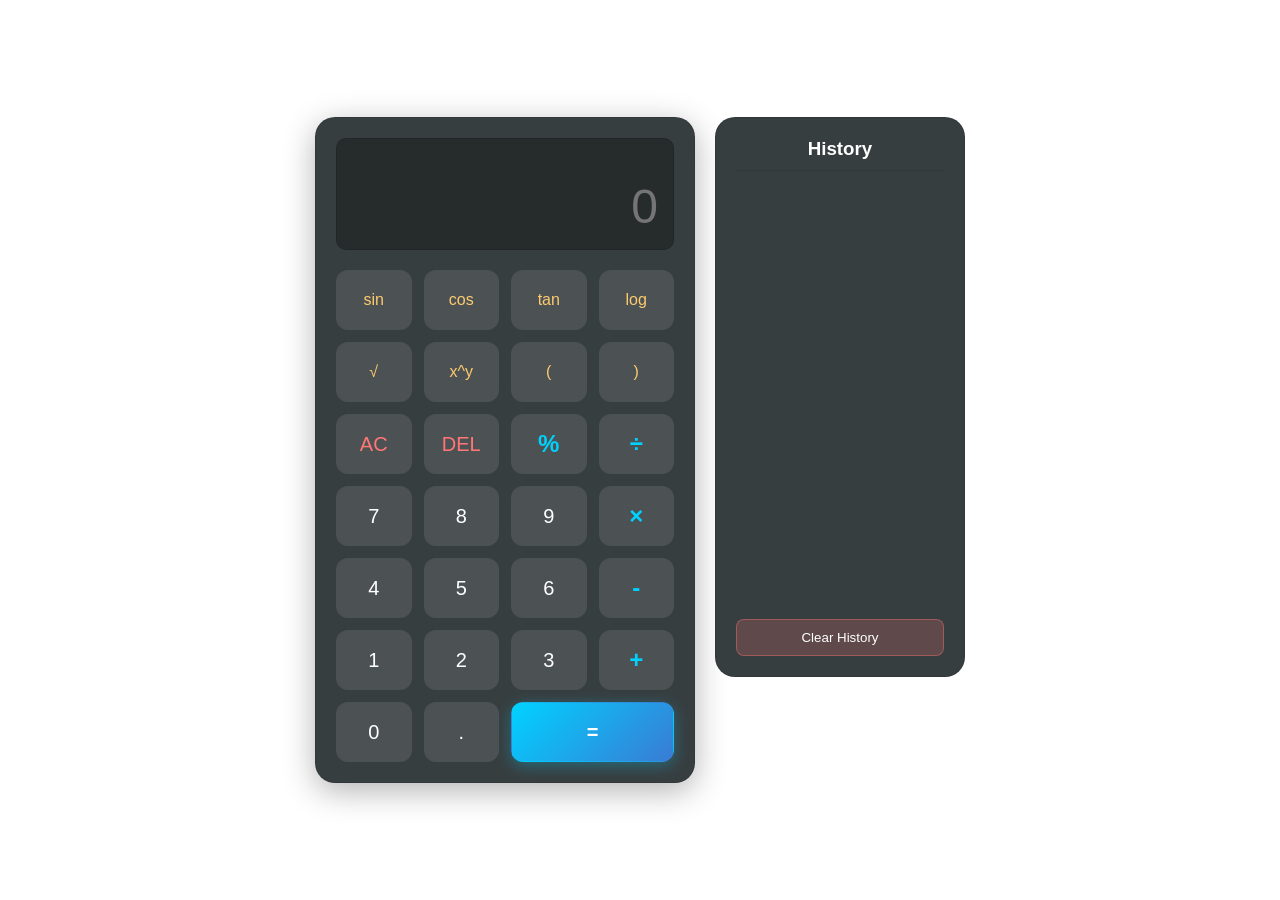
<file: Calculator1/index.html>
<!DOCTYPE html>
<html>

<head>
    <title>Calculator</title>
    <link rel="stylesheet" href="style.css">
</head>

<body>

    <div class="container">
        <div class="calculator">
            <div class="display-screen">
                <div id="history-preview"></div>
                <input type="text" id="display" placeholder="0" disabled>
            </div>

            <div class="buttons-grid">
               
                <button class="btn func" onclick="advancedMath('sin')">sin</button>
                <button class="btn func" onclick="advancedMath('cos')">cos</button>
                <button class="btn func" onclick="advancedMath('tan')">tan</button>
                <button class="btn func" onclick="advancedMath('log')">log</button>

                <button class="btn func" onclick="advancedMath('sqrt')">√</button>
                <button class="btn func" onclick="advancedMath('pow')">x^y</button>
                <button class="btn func" onclick="transport('(')">(</button>
                <button class="btn func" onclick="transport(')')">)</button>

                <button class="btn clear" onclick="clearDisplay()">AC</button>
                <button class="btn delete" onclick="deleteLast()">DEL</button>
                <button class="btn operator" onclick="transport('%')">%</button>
                <button class="btn operator" onclick="transport('/')">÷</button>

                <button class="btn number" onclick="transport('7')">7</button>
                <button class="btn number" onclick="transport('8')">8</button>
                <button class="btn number" onclick="transport('9')">9</button>
                <button class="btn operator" onclick="transport('*')">×</button>

                <button class="btn number" onclick="transport('4')">4</button>
                <button class="btn number" onclick="transport('5')">5</button>
                <button class="btn number" onclick="transport('6')">6</button>
                <button class="btn operator" onclick="transport('-')">-</button>

                <button class="btn number" onclick="transport('1')">1</button>
                <button class="btn number" onclick="transport('2')">2</button>
                <button class="btn number" onclick="transport('3')">3</button>
                <button class="btn operator" onclick="transport('+')">+</button>

                <button class="btn number zero" onclick="transport('0')">0</button>
                <button class="btn number" onclick="transport('.')">.</button>
                <button class="btn equal" onclick="calculate()">=</button>
            </div>
        </div>

        <div class="history-panel">
            <h3>History</h3>
            <ul id="history-list">
                
            </ul>
            <button class="clear-history" onclick="clearHistory()">Clear History</button>
        </div>
    </div>

    <script src="script.js"></script>
</body>

</html>
</file>
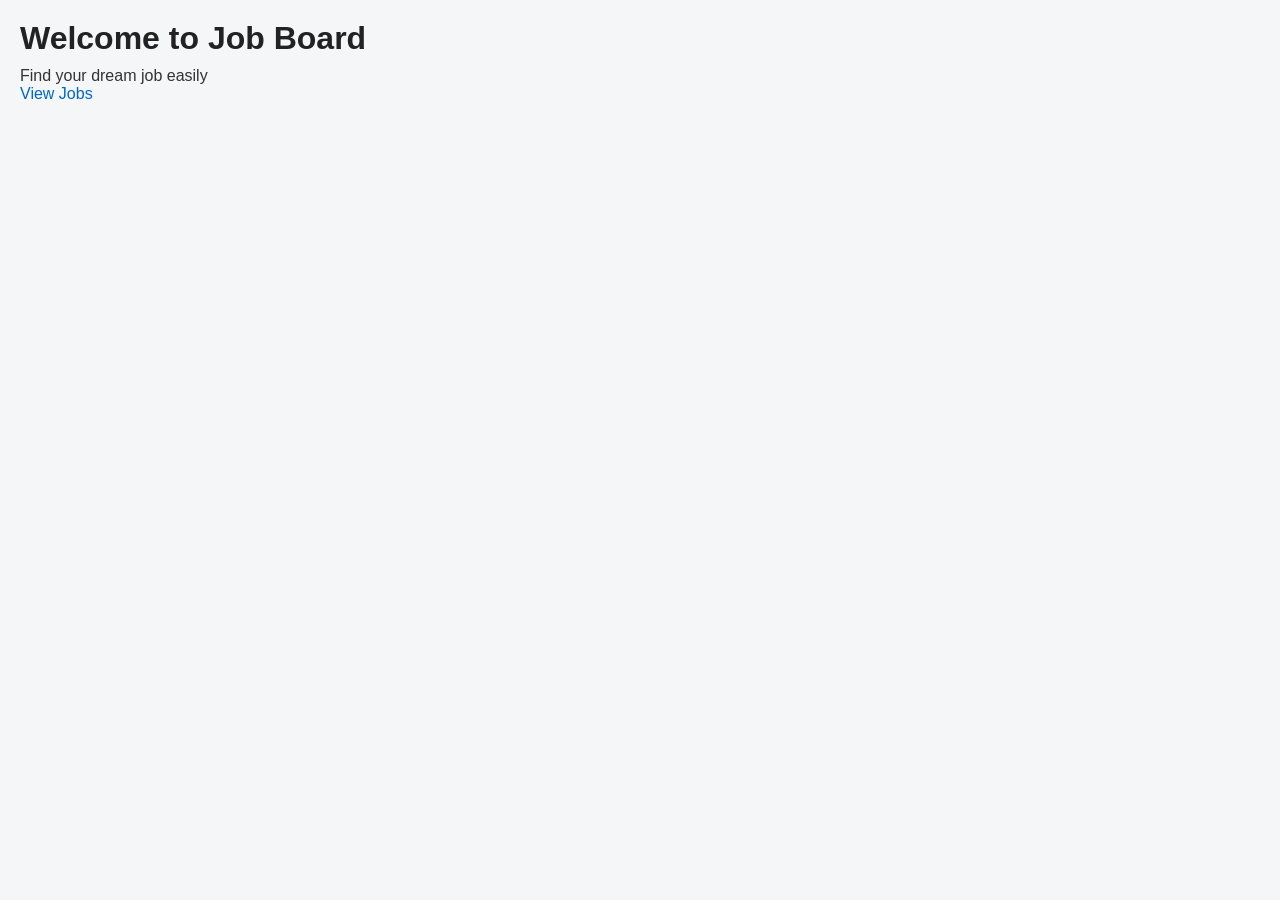
<file: job board/index.html>
<!DOCTYPE html>
<html>
<head>
    <title>Job Board</title>
    <link rel="stylesheet" href="style.css">
</head>
<body>

<h1>Welcome to Job Board</h1>
<p>Find your dream job easily</p>

<a href="jobs.html">View Jobs</a>

</body>
</html>
</file>
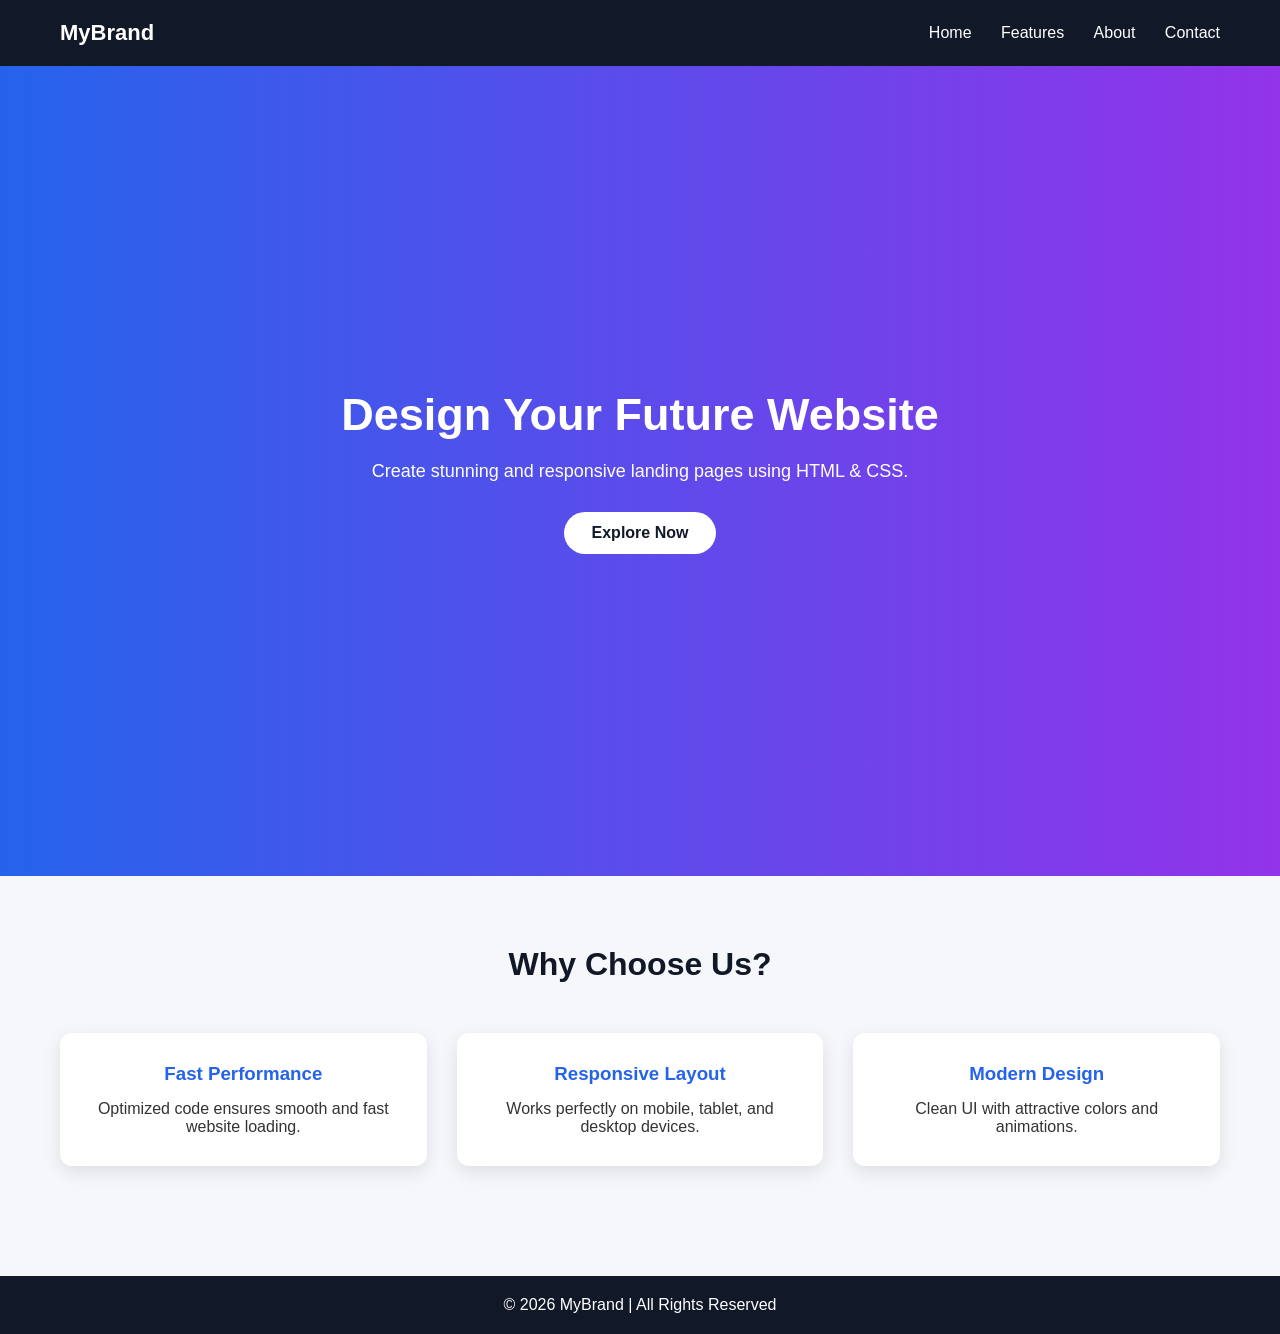
<file: Landing Page/index.html>
<!DOCTYPE html>
<html lang="en">
<head>
    <meta charset="UTF-8">
    <title>Modern Landing Page</title>
    <meta name="viewport" content="width=device-width, initial-scale=1.0">
    <link rel="stylesheet" href="style.css">
</head>
<body>

    <header>
        <div class="logo">MyBrand</div>
        <nav>
            <a href="#">Home</a>
            <a href="#">Features</a>
            <a href="#">About</a>
            <a href="#">Contact</a>
        </nav>
    </header>

    <section class="hero">
        <div class="hero-content">
            <h1>Design Your Future Website</h1>
            <p>Create stunning and responsive landing pages using HTML & CSS.</p>
            <a href="#" class="btn">Explore Now</a>
        </div>
    </section>

    <section class="features">
        <h2>Why Choose Us?</h2>

        <div class="feature-container">
            <div class="feature-card">
                <h3>Fast Performance</h3>
                <p>Optimized code ensures smooth and fast website loading.</p>
            </div>

            <div class="feature-card">
                <h3>Responsive Layout</h3>
                <p>Works perfectly on mobile, tablet, and desktop devices.</p>
            </div>

            <div class="feature-card">
                <h3>Modern Design</h3>
                <p>Clean UI with attractive colors and animations.</p>
            </div>
        </div>
    </section>

    <footer>
        <p>© 2026 MyBrand | All Rights Reserved</p>
    </footer>

</body>
</html>
</file>
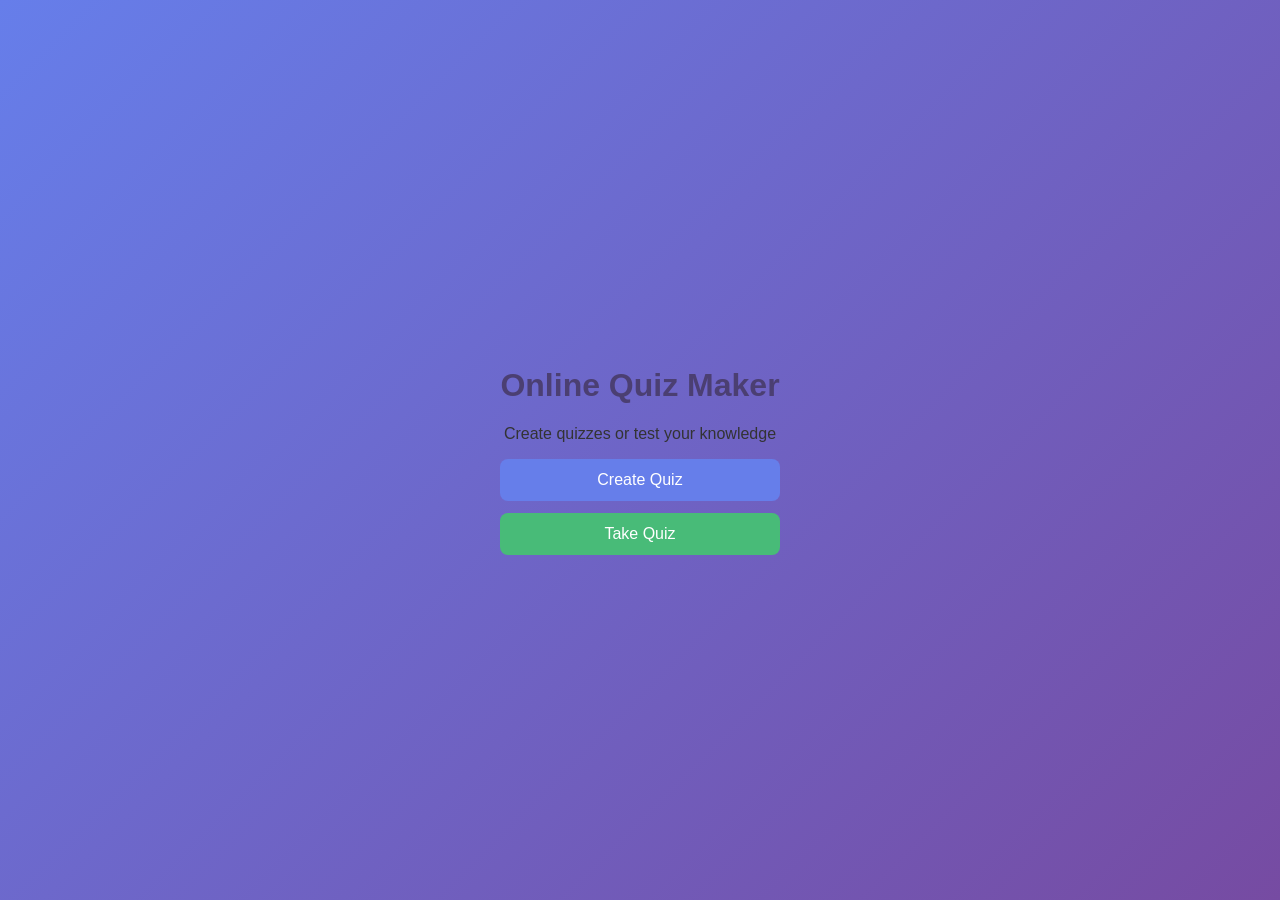
<file: online quiz/index.html>
<!DOCTYPE html>
<html>
<head>
    <title>Online Quiz Maker</title>
    <link rel="stylesheet" href="style.css">
</head>
<body>

<div class="container">
    <h1> Online Quiz Maker</h1>
    <p>Create quizzes or test your knowledge</p>

    <a class="btn" href="create.html">Create Quiz</a>
    <a class="btn secondary" href="quiz.html">Take Quiz</a>
</div>

</body>
</html>
</file>
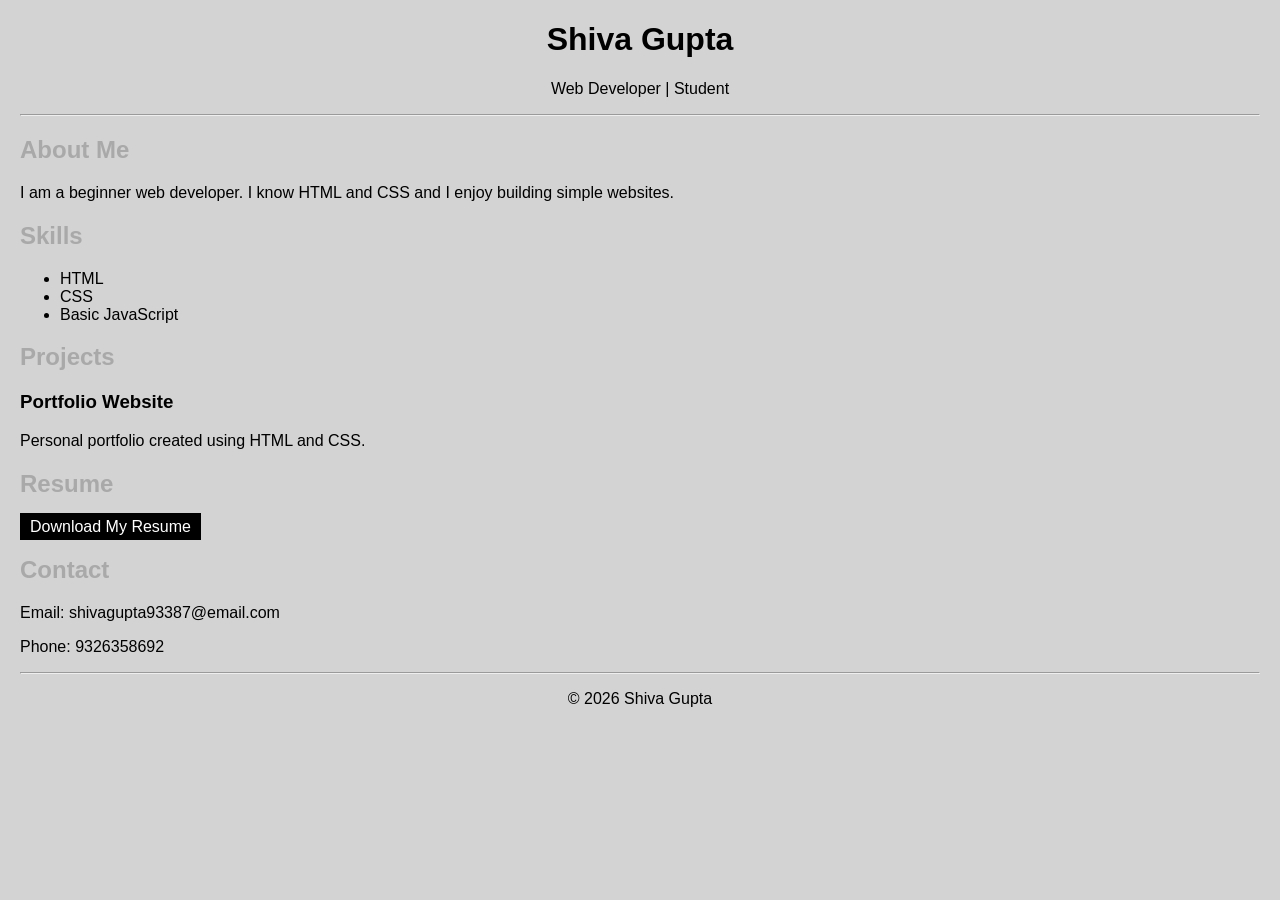
<file: portfolio/index.html>
<!DOCTYPE html>
<html>
<head>
    <title>My Portfolio</title>
    <link rel="stylesheet" href="style.css">
</head>

<body>

    <h1 style="text-align:center;">Shiva Gupta</h1>
    <p style="text-align:center;">Web Developer | Student</p>

    <hr>

    <h2>About Me</h2>
    <p>
        I am a beginner web developer. I know HTML and CSS and I enjoy
        building simple websites.
    </p>

    <h2>Skills</h2>
    <ul>
        <li>HTML</li>
        <li>CSS</li>
        <li>Basic JavaScript</li>
    </ul>

    <h2>Projects</h2>
    <h3>Portfolio Website</h3>
    <p>Personal portfolio created using HTML and CSS.</p>

    <h2>Resume</h2>
    <a href="Resume.pdf" download>Download My Resume</a>

    <h2>Contact</h2>
    <p>Email: shivagupta93387@email.com</p>
    <p>Phone: 9326358692</p>

    <hr>

    <p style="text-align:center;">© 2026 Shiva Gupta</p>

</body>
</html>
</file>
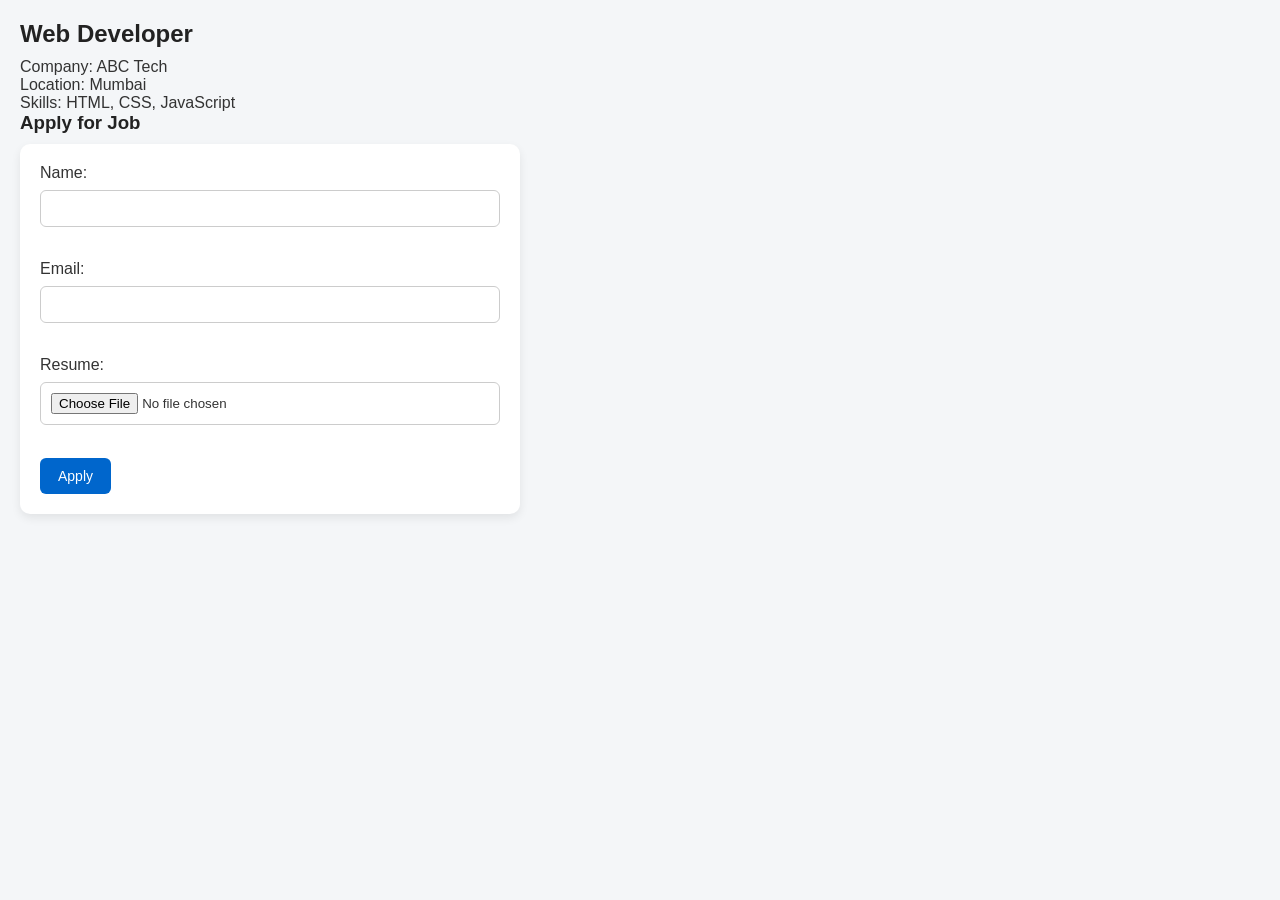
<file: job board/job-detail.html>
<!DOCTYPE html>
<html>
<head>
    <title>Job Detail</title>
    <link rel="stylesheet" href="style.css">
</head>
<body>

<h2>Web Developer</h2>
<p>Company: ABC Tech</p>
<p>Location: Mumbai</p>
<p>Skills: HTML, CSS, JavaScript</p>

<h3>Apply for Job</h3>
<form>
    Name: <input type="text"><br><br>
    Email: <input type="email"><br><br>
    Resume: <input type="file"><br><br>
    <button onclick="apply()">Apply</button>
</form>

<script src="script.js"></script>
</body>
</html>
</file>
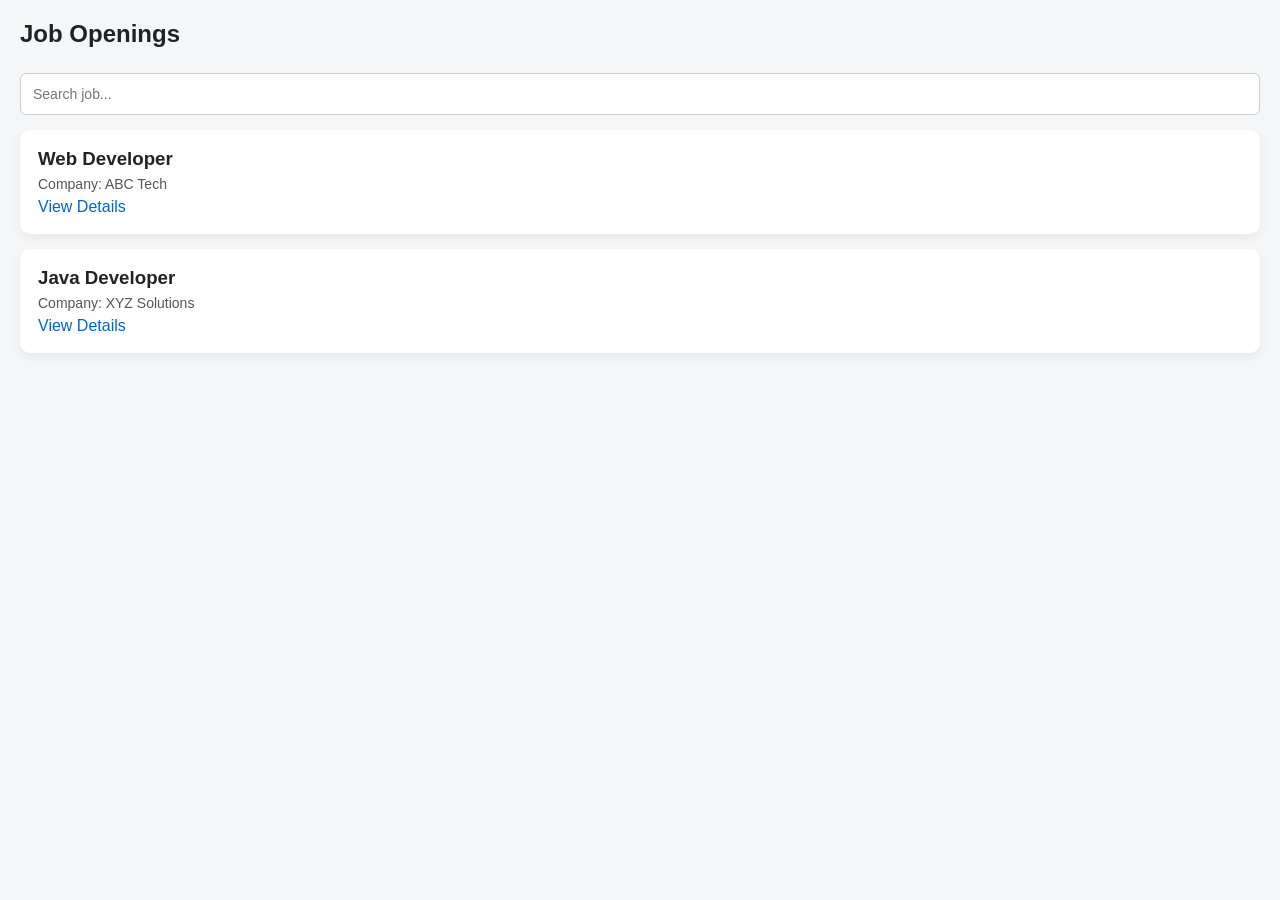
<file: job board/jobs.html>
<!DOCTYPE html>
<html>
<head>
    <title>Jobs</title>
    <link rel="stylesheet" href="style.css">
</head>
<body>

<h2>Job Openings</h2>

<input type="text" id="search" placeholder="Search job..." onkeyup="searchJobs()">

<div id="jobList">
    <div class="job">
        <h3>Web Developer</h3>
        <p>Company: ABC Tech</p>
        <a href="job-detail.html">View Details</a>
    </div>

    <div class="job">
        <h3>Java Developer</h3>
        <p>Company: XYZ Solutions</p>
        <a href="job-detail.html">View Details</a>
    </div>
</div>

<script src="script.js"></script>
</body>
</html>
</file>
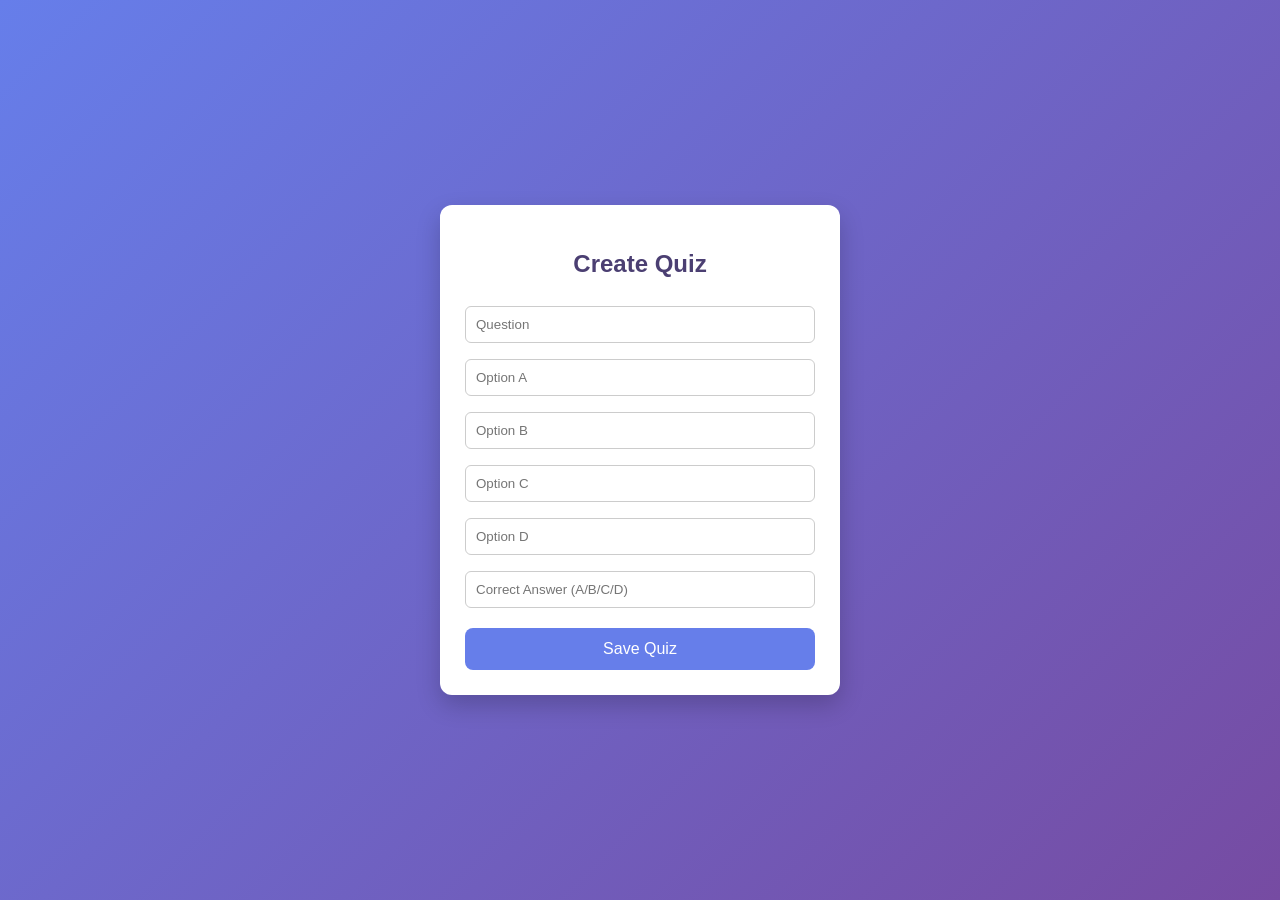
<file: online quiz/create.html>
<!DOCTYPE html>
<html>
<head>
    <title>Create Quiz</title>
    <link rel="stylesheet" href="style.css">
</head>
<body>

<div class="container card">
    <h2>Create Quiz</h2>

    <input id="q" type="text" placeholder="Question">
    <input id="a" type="text" placeholder="Option A">
    <input id="b" type="text" placeholder="Option B">
    <input id="c" type="text" placeholder="Option C">
    <input id="d" type="text" placeholder="Option D">
    <input id="ans" type="text" placeholder="Correct Answer (A/B/C/D)">

    <button onclick="saveQuiz()">Save Quiz</button>
</div>

<script src="script.js"></script>
</body>
</html>
</file>
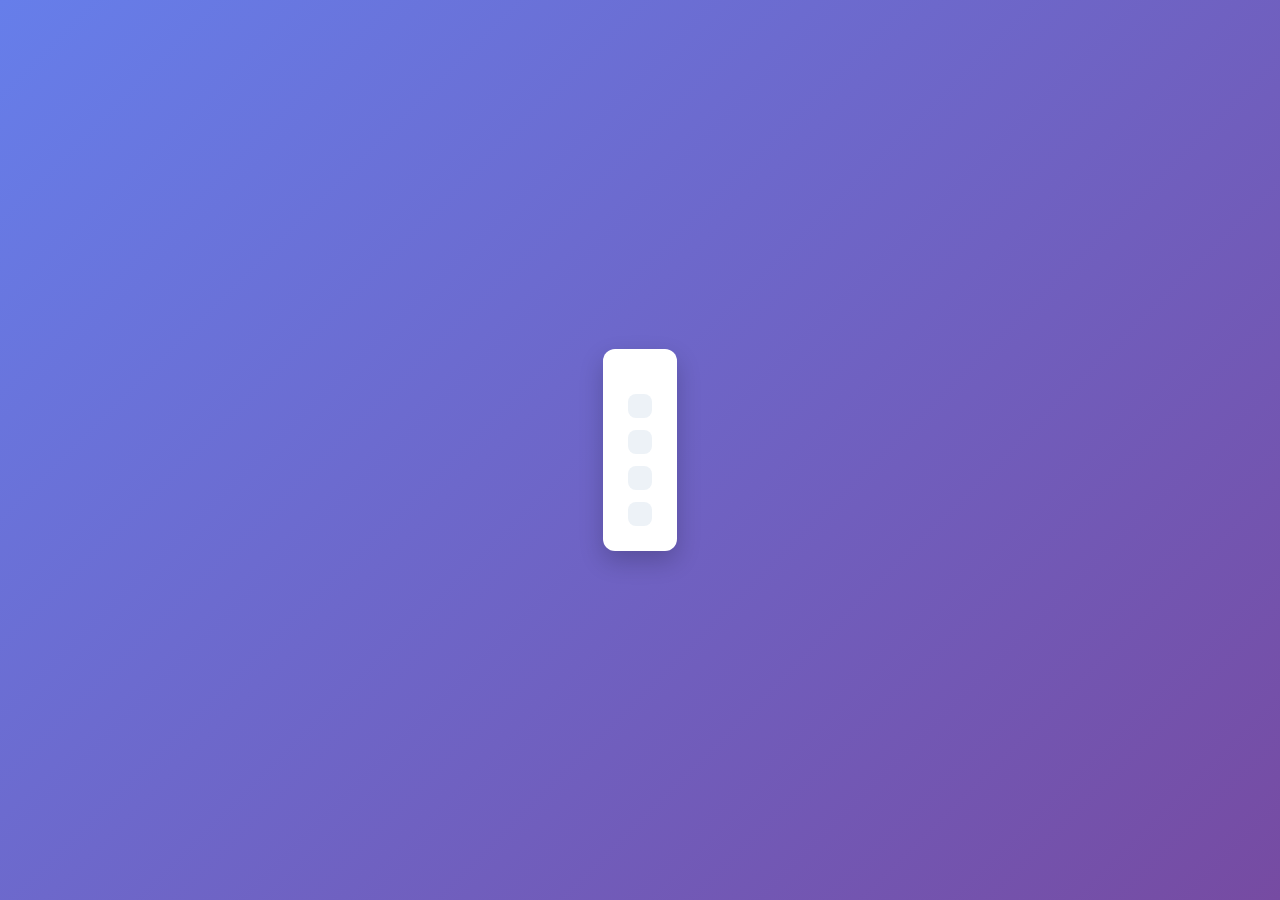
<file: online quiz/quiz.html>
<!DOCTYPE html>
<html>
<head>
    <title>Take Quiz</title>
    <link rel="stylesheet" href="style.css">
</head>
<body>

<div class="container card">
    <h2 id="question"></h2>

    <button class="option" onclick="check('A')" id="opA"></button>
    <button class="option" onclick="check('B')" id="opB"></button>
    <button class="option" onclick="check('C')" id="opC"></button>
    <button class="option" onclick="check('D')" id="opD"></button>
</div>

<script src="script.js"></script>
</body>
</html>
</file>
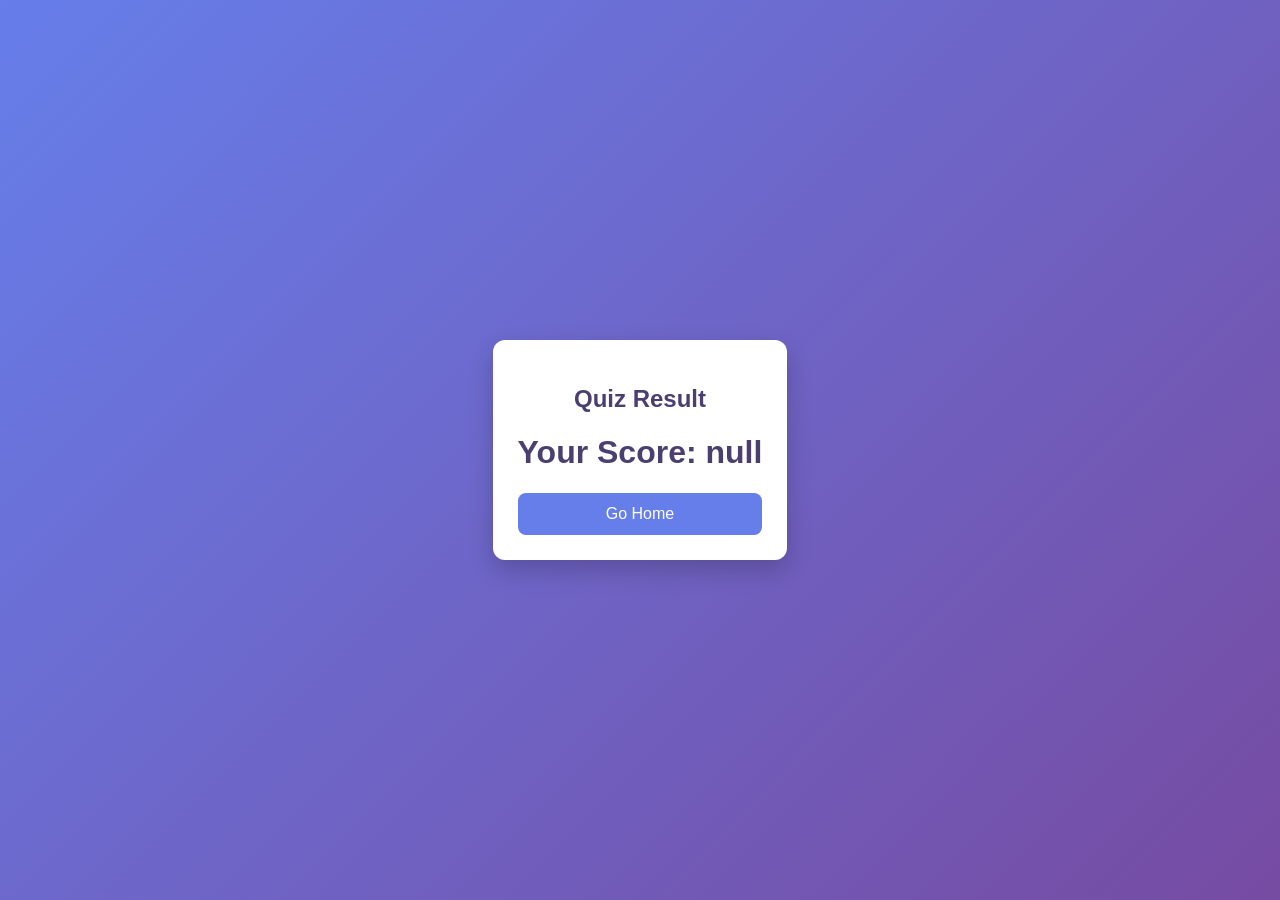
<file: online quiz/result.html>
<!DOCTYPE html>
<html>
<head>
    <title>Result</title>
    <link rel="stylesheet" href="style.css">
</head>
<body>

<div class="container card">
    <h2>Quiz Result</h2>
    <h1 id="score"></h1>
    <a class="btn" href="index.html">Go Home</a>
</div>

<script>
document.getElementById("score").innerText =
"Your Score: " + localStorage.getItem("score");
</script>

</body>
</html>
</file>
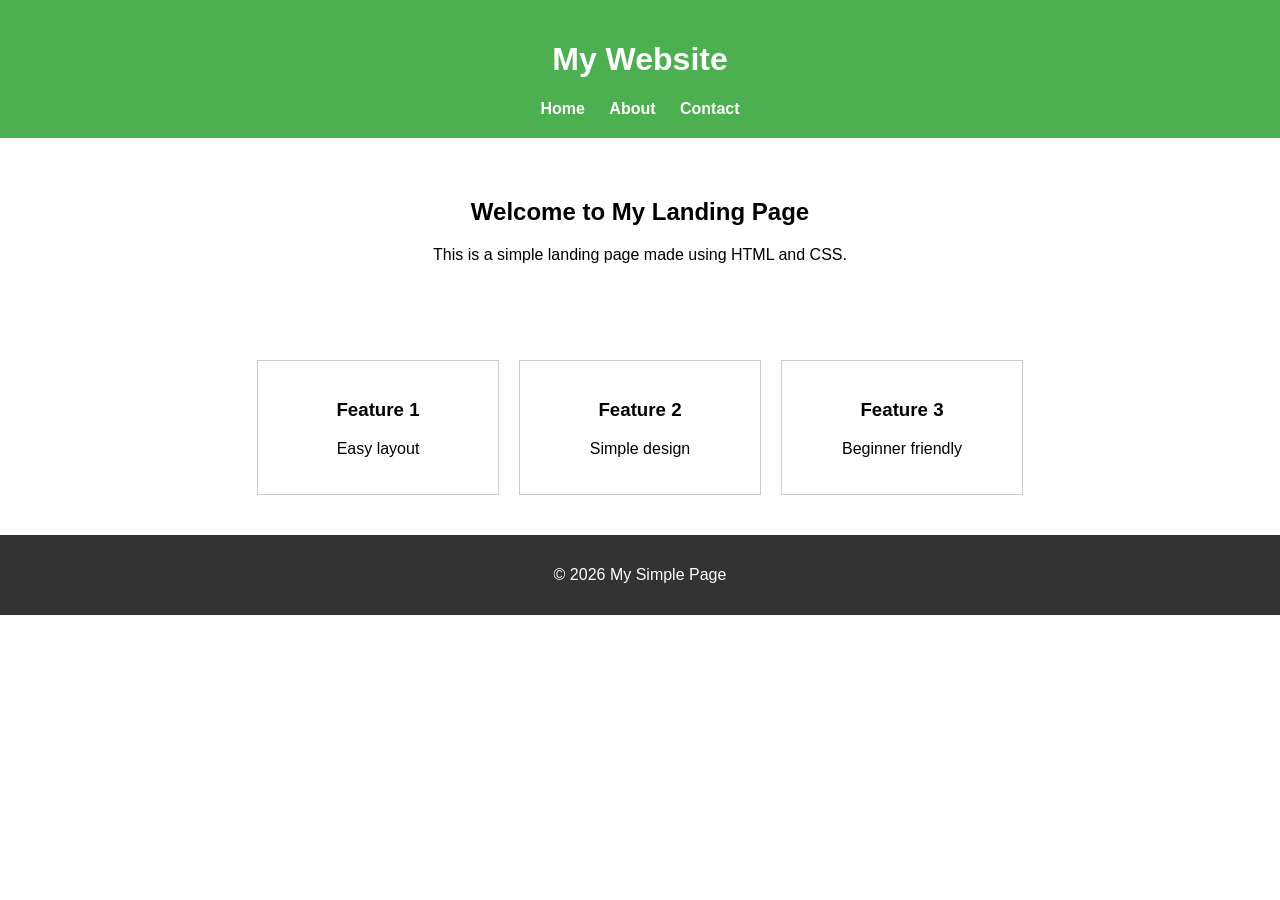
<file: portfolio/Landingpage.html>
<!DOCTYPE html>
<html>
<head>
    <title>Simple Landing Page</title>
    <style>
        body {
            font-family: Arial;
            margin: 0;
            padding: 0;
            text-align: center;
        }

        header {
            background-color: #4CAF50;
            color: white;
            padding: 20px;
        }

        nav a {
            margin: 10px;
            text-decoration: none;
            color: white;
            font-weight: bold;
        }

        .section {
            padding: 40px 20px;
        }

        .features {
            display: flex;
            justify-content: center;
            gap: 20px;
            flex-wrap: wrap;
        }

        .box {
            border: 1px solid #ccc;
            padding: 20px;
            width: 200px;
        }

        footer {
            background-color: #333;
            color: white;
            padding: 15px;
        }
    </style>
</head>
<body>

<header>
    <h1>My Website</h1>
    <nav>
        <a href="#">Home</a>
        <a href="#">About</a>
        <a href="#">Contact</a>
    </nav>
</header>

<div class="section">
    <h2>Welcome to My Landing Page</h2>
    <p>This is a simple landing page made using HTML and CSS.</p>
</div>

<div class="section features">
    <div class="box">
        <h3>Feature 1</h3>
        <p>Easy layout</p>
    </div>
    <div class="box">
        <h3>Feature 2</h3>
        <p>Simple design</p>
    </div>
    <div class="box">
        <h3>Feature 3</h3>
        <p>Beginner friendly</p>
    </div>
</div>

<footer>
    <p>© 2026 My Simple Page</p>
</footer>

</body>
</html>
</file>
<file: Calculator1/style.css>
:root {
    --glass-bg: rgba(45, 52, 54, 0.95);
    --glass-border: rgba(0, 0, 0, 0.1);
    --text-color: #ffffff;
    --primary-color: #00d2ff;
    --secondary-color: #3a7bd5;
    --btn-bg: rgba(255, 255, 255, 0.1);
    --btn-hover: rgba(255, 255, 255, 0.2);
    --operator-color: #ff7675;
    --equal-bg: linear-gradient(135deg, #00d2ff 0%, #3a7bd5 100%);
}

* {
    margin: 0;
    padding: 0;
    box-sizing: border-box;
    font-family: 'Poppins', sans-serif;
}

body {
    display: flex;
    justify-content: center;
    align-items: center;
    min-height: 100vh;
    background: #ffffff;
    overflow: hidden;
}

.container {
    display: flex;
    gap: 20px;
    align-items: flex-start;
}

.calculator {
    width: 380px;
    background: var(--glass-bg);
    backdrop-filter: blur(15px);
    border: 1px solid var(--glass-border);
    border-radius: 20px;
    padding: 20px;
    box-shadow: 0 8px 32px 0 rgba(0, 0, 0, 0.3);
    transition: transform 0.3s ease;
}

.calculator:hover {
    transform: translateY(-5px);
}

.display-screen {
    background: rgba(0, 0, 0, 0.3);
    border-radius: 10px;
    padding: 15px;
    margin-bottom: 20px;
    text-align: right;
    border: 1px solid var(--glass-border);
}

#history-preview {
    height: 20px;
    font-size: 14px;
    color: rgba(255, 255, 255, 0.6);
    margin-bottom: 5px;
    overflow: hidden;
    white-space: nowrap;
    text-overflow: ellipsis;
}

#display {
    width: 100%;
    background: transparent;
    border: none;
    color: var(--text-color);
    font-size: 48px;
    text-align: right;
    outline: none;
    font-weight: 300;
}

.buttons-grid {
    display: grid;
    grid-template-columns: repeat(4, 1fr);
    gap: 12px;
}

.btn {
    height: 60px;
    border: none;
    border-radius: 12px;
    background: var(--btn-bg);
    color: var(--text-color);
    font-size: 20px;
    cursor: pointer;
    transition: all 0.2s ease;
    border: 1px solid transparent;
}

.btn:hover {
    background: var(--btn-hover);
    border-color: var(--glass-border);
    transform: scale(1.05);
}

.btn:active {
    transform: scale(0.95);
}

.operator {
    color: var(--primary-color);
    font-weight: bold;
    font-size: 24px;
}

.func {
    font-size: 16px;
    color: #fdcb6e;
}

.clear,
.delete {
    color: #ff7675;
}

.equal {
    grid-column: span 2;
    background: var(--equal-bg);
    font-weight: bold;
    box-shadow: 0 4px 15px rgba(0, 210, 255, 0.3);
}

.equal:hover {
    box-shadow: 0 6px 20px rgba(0, 210, 255, 0.5);
    background: var(--equal-bg);
}

.zero {
    grid-column: span 1;
}

.history-panel {
    width: 250px;
    background: var(--glass-bg);
    backdrop-filter: blur(15px);
    border: 1px solid var(--glass-border);
    border-radius: 20px;
    padding: 20px;
    height: 560px;
    display: flex;
    flex-direction: column;
    color: white;
}

.history-panel h3 {
    margin-bottom: 15px;
    border-bottom: 1px solid var(--glass-border);
    padding-bottom: 10px;
    text-align: center;
}

#history-list {
    flex: 1;
    overflow-y: auto;
    list-style: none;
}

#history-list li {
    background: rgba(255, 255, 255, 0.05);
    padding: 10px;
    margin-bottom: 8px;
    border-radius: 8px;
    cursor: pointer;
    transition: background 0.2s;
}

#history-list li:hover {
    background: rgba(255, 255, 255, 0.1);
}

.history-expression {
    font-size: 12px;
    color: rgba(255, 255, 255, 0.6);
    display: block;
}

.history-result {
    font-size: 18px;
    font-weight: bold;
    color: var(--primary-color);
}

.clear-history {
    margin-top: 10px;
    padding: 10px;
    background: rgba(255, 118, 117, 0.2);
    border: 1px solid rgba(255, 118, 117, 0.4);
    color: #ffffff;
    border-radius: 8px;
    cursor: pointer;
    transition: all 0.2s;
}

.clear-history:hover {
    background: rgba(255, 118, 117, 0.4);
}

::-webkit-scrollbar {
    width: 6px;
}

::-webkit-scrollbar-track {
    background: transparent;
}

::-webkit-scrollbar-thumb {
    background: rgba(255, 255, 255, 0.2);
    border-radius: 3px;
}

::-webkit-scrollbar-thumb:hover {
    background: rgba(255, 255, 255, 0.4);
}

@media (max-width: 768px) {
    .container {
        flex-direction: column;
        align-items: center;
    }

    .history-panel {
        width: 380px;
        height: 200px;
        order: 2;
    }

    .calculator {
        margin-bottom: 20px;
    }
}
</file>
<file: job board/style.css>
* {
    margin: 0;
    padding: 0;
    box-sizing: border-box;
}

body {
    font-family: "Segoe UI", Arial, sans-serif;
    background: #f4f6f8;
    color: #333;
    padding: 20px;
}

h1, h2, h3 {
    margin-bottom: 10px;
    color: #222;
}

a {
    text-decoration: none;
    color: #0066cc;
    font-weight: 500;
}

a:hover {
    text-decoration: underline;
}

button {
    background: #0066cc;
    color: #fff;
    border: none;
    padding: 10px 18px;
    border-radius: 6px;
    cursor: pointer;
    font-size: 14px;
}

button:hover {
    background: #004a99;
}

.container {
    max-width: 900px;
    margin: auto;
}

#search {
    width: 100%;
    padding: 12px;
    margin: 15px 0;
    border-radius: 6px;
    border: 1px solid #ccc;
    font-size: 14px;
}

.job {
    background: #fff;
    padding: 18px;
    margin-bottom: 15px;
    border-radius: 10px;
    box-shadow: 0 4px 10px rgba(0,0,0,0.06);
    transition: transform 0.2s ease;
}

.job:hover {
    transform: translateY(-3px);
}

.job h3 {
    margin-bottom: 6px;
}

.job p {
    margin-bottom: 6px;
    font-size: 14px;
    color: #555;
}

form {
    background: #fff;
    padding: 20px;
    border-radius: 10px;
    max-width: 500px;
    box-shadow: 0 4px 10px rgba(0,0,0,0.08);
}

input[type="text"],
input[type="email"],
input[type="file"] {
    width: 100%;
    padding: 10px;
    margin: 8px 0 15px 0;
    border-radius: 6px;
    border: 1px solid #ccc;
}

@media (max-width: 600px) {
    body {
        padding: 10px;
    }

    .job {
        padding: 15px;
    }

    button {
        width: 100%;
    }
}
</file>
<file: Landing Page/style.css>
* {
    margin: 0;
    padding: 0;
    box-sizing: border-box;
    font-family: 'Segoe UI', sans-serif;
}

body {
    background-color: #f5f7fa;
    color: #333;
}

header {
    display: flex;
    justify-content: space-between;
    align-items: center;
    padding: 20px 60px;
    background: #111827;
}

.logo {
    color: #fff;
    font-size: 22px;
    font-weight: bold;
}

nav a {
    color: #fff;
    text-decoration: none;
    margin-left: 25px;
    transition: 0.3s;
}

nav a:hover {
    color: #38bdf8;
}

.hero {
    height: 90vh;
    background: linear-gradient(to right, #2563eb, #9333ea);
    display: flex;
    justify-content: center;
    align-items: center;
    text-align: center;
    color: #fff;
    padding: 20px;
}

.hero h1 {
    font-size: 45px;
    margin-bottom: 20px;
}

.hero p {
    font-size: 18px;
    margin-bottom: 30px;
}

.btn {
    display: inline-block;
    padding: 12px 28px;
    background: #fff;
    color: #111827;
    text-decoration: none;
    border-radius: 25px;
    font-weight: bold;
    transition: 0.3s;
}

.btn:hover {
    background: #111827;
    color: #fff;
}

.features {
    padding: 70px 60px;
    text-align: center;
}

.features h2 {
    margin-bottom: 50px;
    font-size: 32px;
    color: #111827;
}

.feature-container {
    display: flex;
    justify-content: space-between;
    gap: 30px;
    flex-wrap: wrap;
}

.feature-card {
    background: #fff;
    padding: 30px;
    flex: 1;
    min-width: 280px;
    border-radius: 12px;
    box-shadow: 0 6px 18px rgba(0,0,0,0.1);
    transition: 0.3s;
}

.feature-card:hover {
    transform: translateY(-8px);
}

.feature-card h3 {
    margin-bottom: 15px;
    color: #2563eb;
}

footer {
    background: #111827;
    color: #fff;
    text-align: center;
    padding: 20px;
    margin-top: 40px;
}

@media (max-width: 768px) {
    header {
        flex-direction: column;
    }

    nav {
        margin-top: 10px;
    }

    .hero h1 {
        font-size: 30px;
    }

    .feature-container {
        flex-direction: column;
    }
}
</file>
<file: online quiz/style.css>
* {
    box-sizing: border-box;
    font-family: "Segoe UI", Arial;
}

body {
    background: linear-gradient(135deg, #667eea, #764ba2);
    min-height: 100vh;
    margin: 0;
    display: flex;
    justify-content: center;
    align-items: center;
    color: #333;
}

.container {
    text-align: center;
    max-width: 400px;
}

.card {
    background: white;
    padding: 25px;
    border-radius: 12px;
    box-shadow: 0 10px 25px rgba(0,0,0,0.2);
}

h1, h2 {
    color: #4b3f72;
}

input {
    width: 100%;
    padding: 10px;
    margin: 8px 0;
    border-radius: 6px;
    border: 1px solid #ccc;
}

button, .btn {
    display: block;
    width: 100%;
    padding: 12px;
    margin-top: 12px;
    border: none;
    border-radius: 8px;
    background: #667eea;
    color: white;
    font-size: 16px;
    cursor: pointer;
    text-decoration: none;
}

button:hover, .btn:hover {
    background: #5a67d8;
}

.secondary {
    background: #48bb78;
}

.secondary:hover {
    background: #38a169;
}

.option {
    background: #edf2f7;
    color: #333;
}

.option:hover {
    background: #c3dafe;
}

/* Mobile responsive */
@media (max-width: 500px) {
    .card {
        margin: 15px;
    }
}
</file>
<file: portfolio/style.css>
body {
    font-family: Arial;
    background-color: lightgray;
    margin: 20px;
}

h1 {
    color: black;
}

h2 {
    color: darkgray;
}

a {
    color: white;
    background-color: black;
    padding: 5px 10px;
    text-decoration: none;
}
</file>
